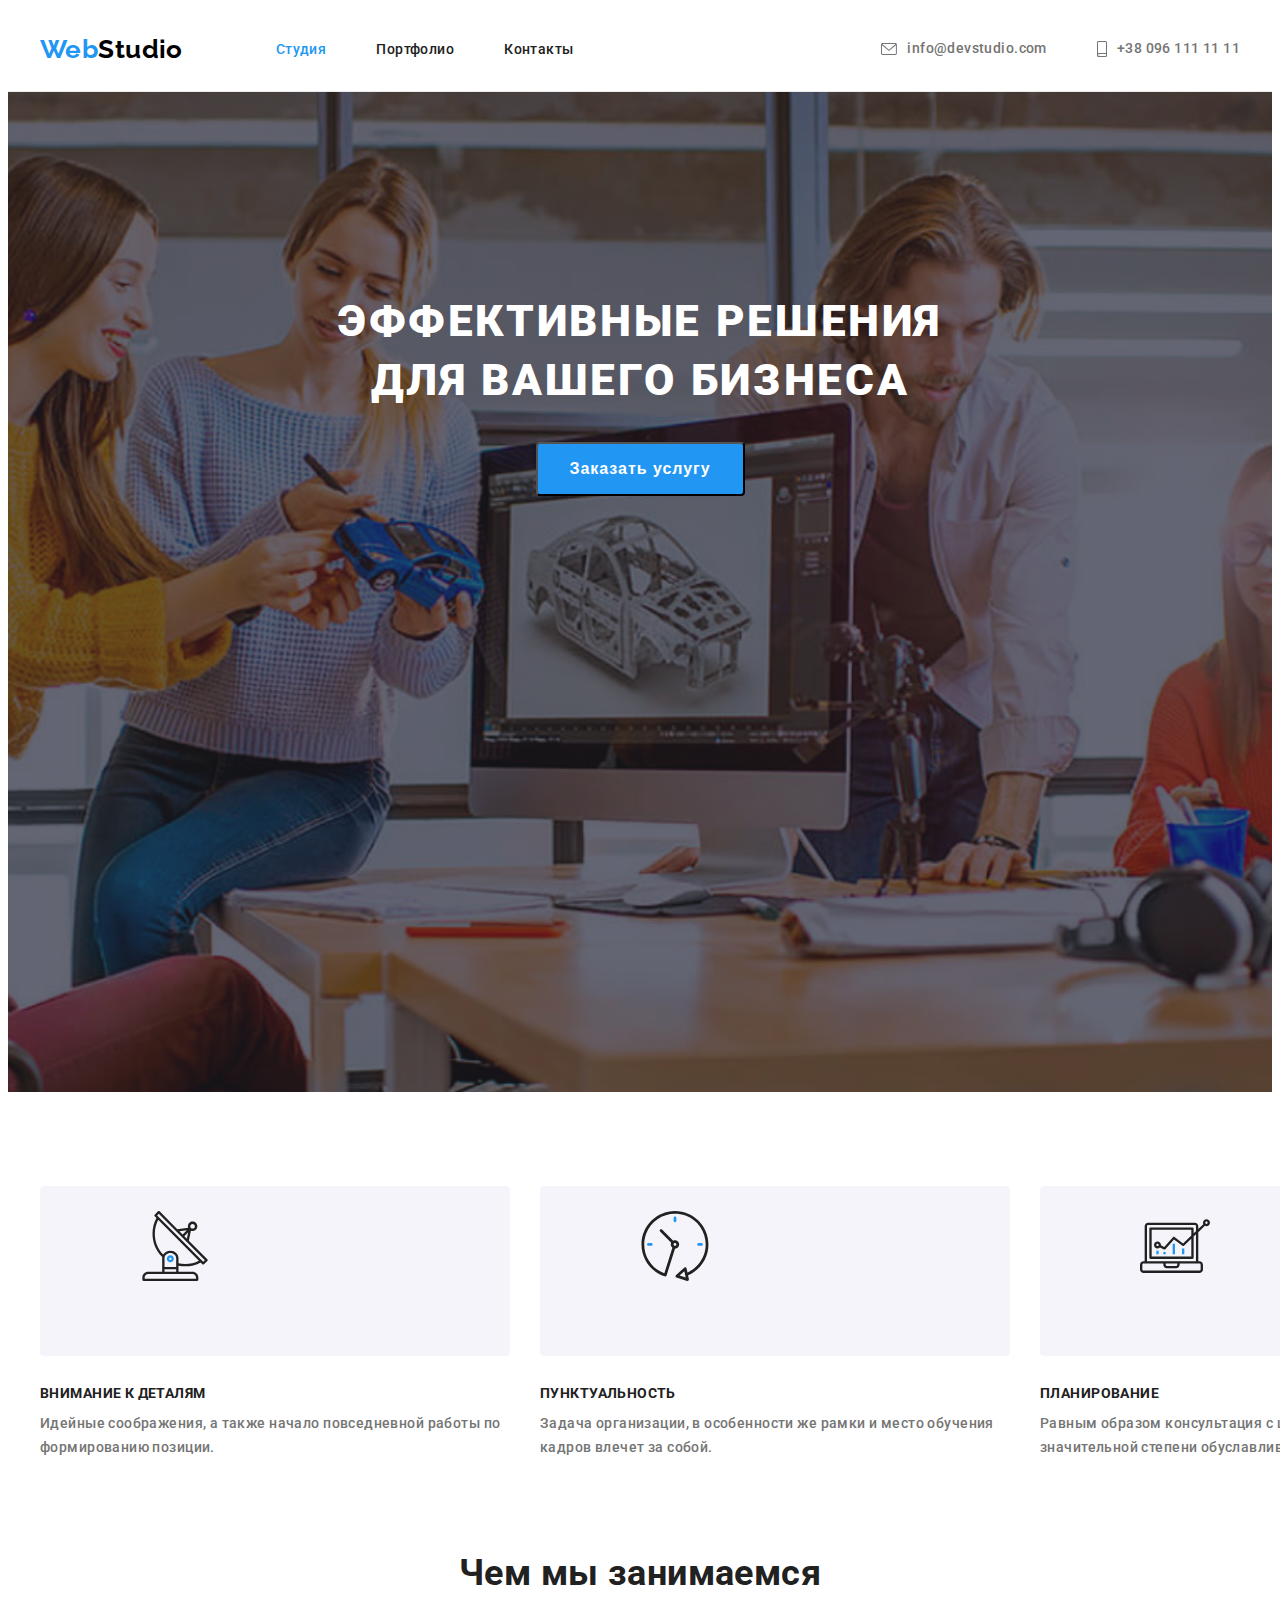
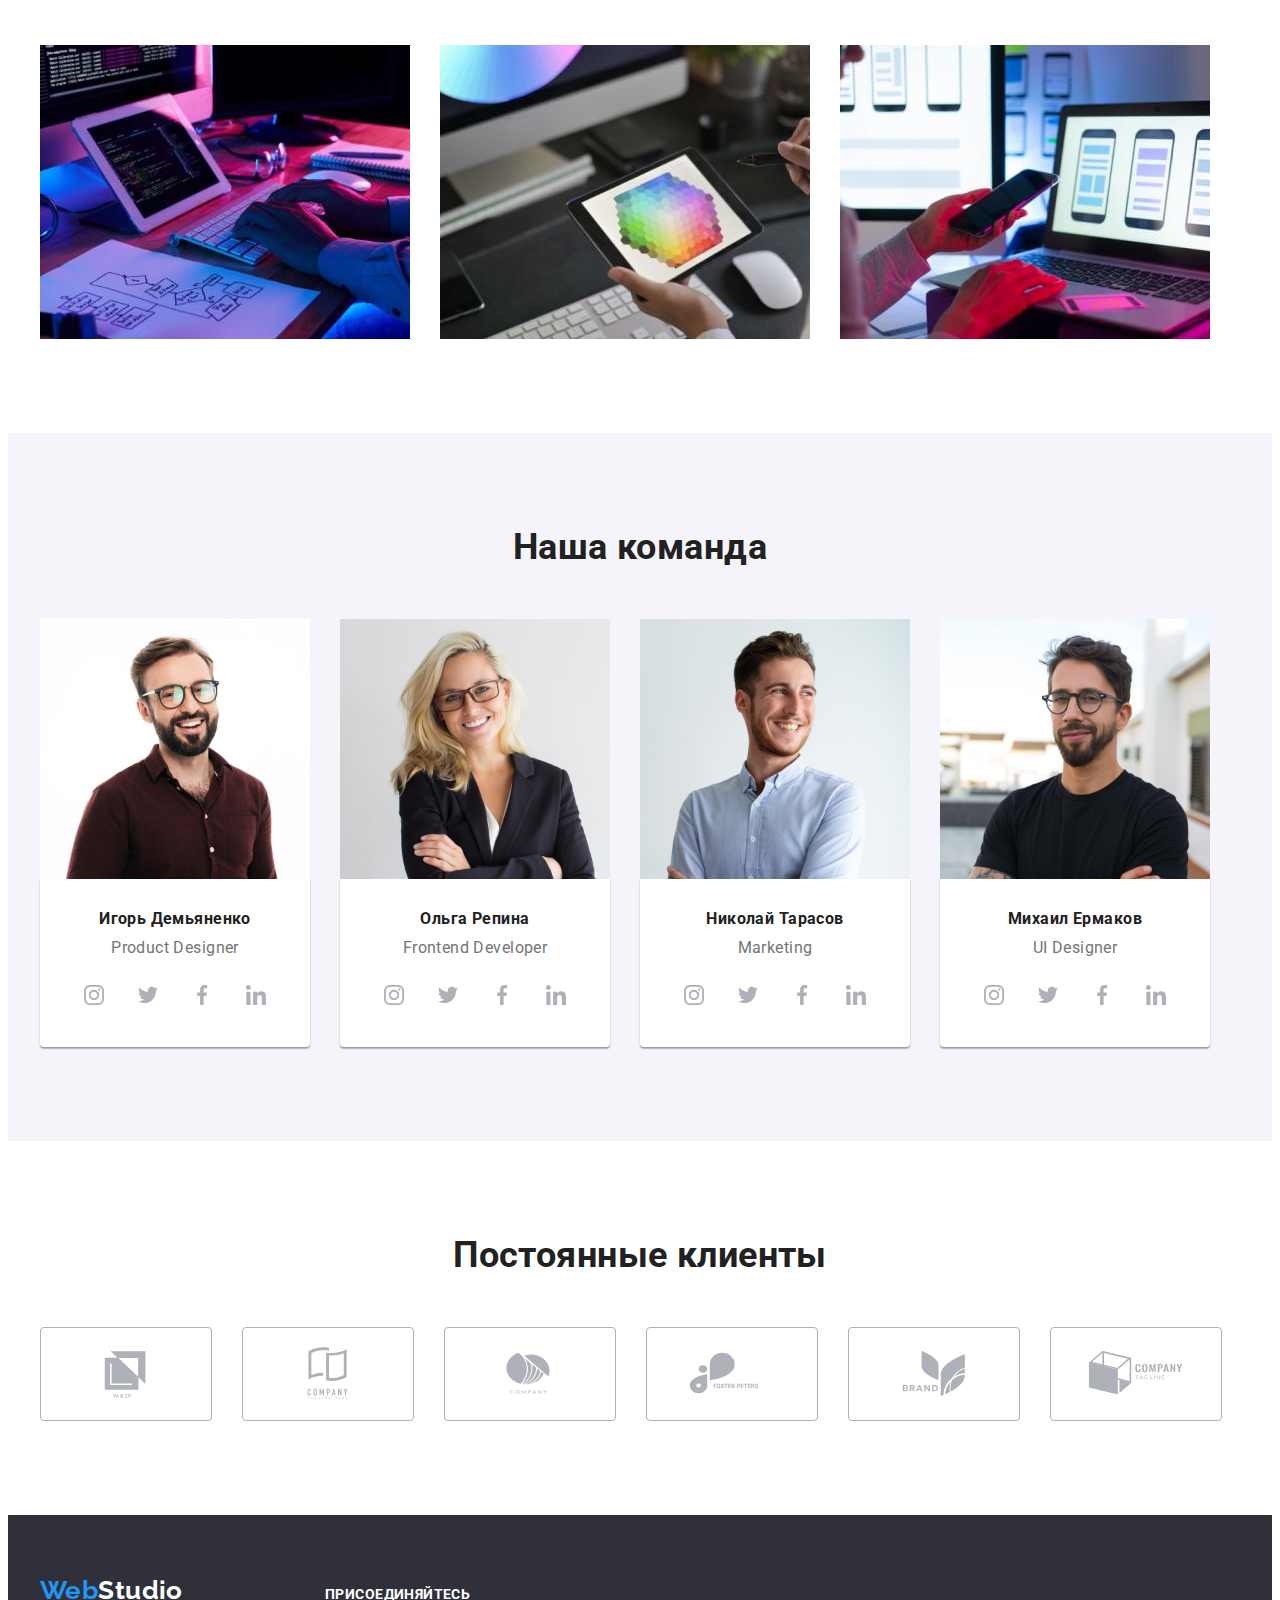
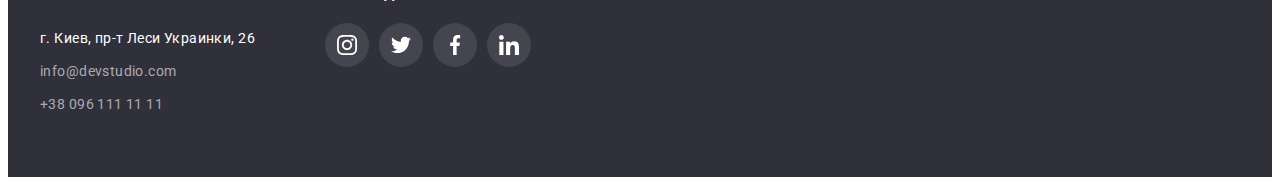
<file: index.html>
<!DOCTYPE html>
<html lang="en">

<head>
    <meta charset="UTF-8" />
    <meta name="viewport" content="width=device-width, initial-scale=1.0"/>
    <title>Студия</title>
    <link rel="preconnect" href="https://fonts.googleapis.com">
    <link rel="preconnect" href="https://fonts.gstatic.com" crossorigin>
    <link href="https://fonts.googleapis.com/css2?family=Raleway:wght@700&family=Roboto:wght@400;500;700;900&display=swap" rel="stylesheet">
    <link rel="stylesheet" href="https://cdnjs.cloudflare.com/ajax/libs/modern-normalize/1.1.0/modern-normalize.min.css"
        integrity="sha512-wpPYUAdjBVSE4KJnH1VR1HeZfpl1ub8YT/NKx4PuQ5NmX2tKuGu6U/JRp5y+Y8XG2tV+wKQpNHVUX03MfMFn9Q=="
        crossorigin="anonymous" referrerpolicy="no-referrer" />
    <!-- <link rel="stylesheet" href="./css/modern-normalize.css" /> -->
    <link rel="stylesheet" href="./css/styles.css" />
</head>

<body>
    <!-- Шапка сайта -->
    <header class="header-border-bottom-line">
        <div class="container flex">
            <nav class="nav">
                <a href="./index.html" class="logo"><span class="first-part">Web</span>Studio</a>
    
                <ul class="flex">
                    <li class="item"><a href="./index.html" class="site-nav current">Студия</a></li>
                    <li class="item"> <a href="./portfolio.html" class="site-nav">Портфолио</a></li>
                    <li class="item"><a href="#" class="site-nav link">Контакты</a></li>
                </ul>
            </nav>
            <ul class="auth-nav">
                <li class="auth-nav-item">
                    <a href="mailto:info@devstudio.com" class="contacts auth-nav-link">
                        <svg width="16px" height="12px" class="auth-nav-icon">
                        <use href="./images/icon.svg#icon-envelope"></use></svg>info@devstudio.com
                    </a></li>
                <li class="auth-nav-item">
                    <a href="tel:+380961111111" class="contacts auth-nav-link">
                        <svg width="10px" height="16px" class="auth-nav-icon">
                        <use href="./images/icon.svg#icon-smartphone"></use>
                </svg>+38 096 111 11 11</a></li>
            </ul>
        </div>
    </header>

    <main>
        <!-- Заказать услугу -->
        <section class="hero">
                <h1 class="hero-title">Эффективные решения<br>для вашего бизнеса</h1>
                <button type="button" class="button hero-button">Заказать услугу</button>
        </section>

        <!-- Преимущества -->
        <section class="section">
            <div class="container">
                <h2 class="visually-hidden section-title">Наши преимущества </h2>
               
                <ul class="benefits">
                    <li class="benefits-item"> 
                        <div class="benefits-icon">
                            <svg width="70px" height="70px">
                                <use href="./images/icon.svg#icon-antenna"></use>
                            </svg>
                        </div>
                        <h3 class="benefits-title">Внимание к деталям</h3>
                        <p>
                            Идейные соображения, а также начало повседневной работы по формированию позиции.
                        </p>
                    </li>
                    <li class="benefits-item">
                        <div class="benefits-icon">
                            <svg width="70px" height="70px">
                                <use href="./images/icon.svg#icon-clock"></use>
                            </svg>
                        </div>
                        <h3 class="benefits-title">Пунктуальность</h3>
                        <p>
                            Задача организации, в особенности же рамки и место обучения кадров влечет за собой.
                        </p>
                    </li>
                    <li class="benefits-item">
                        <div class="benefits-icon">
                            <svg width="70px" height="70px">
                                <use href="./images/icon.svg#icon-diagram"></use>
                            </svg>
                        </div>
                        <h3 class="benefits-title">Планирование</h3>
                        <p>
                            Равным образом консультация с широким активом в значительной степени обуславливает.
                        </p>
                    </li>
                    <li class="benefits-item">
                        <div class="benefits-icon">
                            <svg width="70px" height="70px">
                                
                                <use href="./images/icon.svg#icon-astronaut"></use>
                            </svg>
                        </div>
                        <h3 class="benefits-title">Современные технологии</h3>
                        <p>
                            Значимость этих проблем настолько очевидна, что реализация плановых заданий.
                        </p>
                    </li>
                </ul>
            </div>
        </section>

        <!-- Чем мы занимаемся -->
        <section class="section work-section">
                <div class="container">
                    <h2 class="section-title">Чем мы занимаемся</h2>
                    <ul class="practice">
                        <li class="practice-item">
                            <img class="img" src="./images/tablet.jpg" alt="Tablet and keyboard" width="370" height="294" />
                        </li>
                        <li class="practice-item">
                            <img class="img" src="./images/iphone.jpg" alt="Iphone and laptop" width="370" height="294" />
                        </li>
                        <li class="practice-item">
                            <img class="img" src="./images/ipad.jpg" alt="Ipad and pensil" width="370" height="294" />
                        </li>
                    </ul>
                </div>
        </section>

        <!-- Наша команда -->
        <section class="section team-section">
                <div class="container">
                    <h2 class="section-title">Наша команда</h2>
                    <ul class="teammate">
                        <li class="teammate-item">
                            <img class="img" src="./images/ihor.jpg" alt="Product Designer" width="270"/>
                            <div class="teammate-content">
                                <h3 class="teammate-title">Игорь Демьяненко</h3>
                                <p class="teammate-position">
                                    Product Designer
                                </p>
                                <ul class="socials">
                                    <li class="socials-item">   
                                        <a href="" class="socials-link">
                                            <svg class="" width="20px" height="20px">
                                                <use href="./images/icon.svg#icon-instagram"></use>
                                            </svg>
                                        </a>
                                    </li>
                                    <li class="socials-item">
                                        <a href="" class="socials-link">
                                            <svg class="" width="20px" height="20px">
                                                <use href="./images/icon.svg#icon-twitter"></use>
                                            </svg>
                                        </a>
                                    </li>
                                    <li class="socials-item">
                                        <a href="" class="socials-link">
                                            <svg class="" width="20px" height="20px">
                                                <use href="./images/icon.svg#icon-facebook"></use>
                                            </svg>
                                        </a>
                                    </li>
                                    <li class="socials-item">
                                        <a href="" class="socials-link">
                                            <svg class="" width="20px" height="20px">
                                                <use href="./images/icon.svg#icon-linkedin"></use>
                                            </svg>
                                        </a>
                                    </li>
                                </ul>
                            </div>
                        </li>
                        <li class="teammate-item">
                            <img class="img" src="./images/olha.jpg" alt="Frontend Developer" width="270"/>
                            <div class="teammate-content">
                                <h3 class="teammate-title">Ольга Репина</h3>
                                <p class="teammate-position">
                                    Frontend Developer
                                </p>
                                <ul class="socials">
                                    <li class="socials-item">
                                        <a href="" class="socials-link">
                                            <svg class="" width="20px" height="20px">
                                                <use href="./images/icon.svg#icon-instagram"></use>
                                            </svg>
                                        </a>
                                    </li>
                                    <li class="socials-item">
                                        <a href="" class="socials-link">
                                            <svg class="" width="20px" height="20px">
                                                <use href="./images/icon.svg#icon-twitter"></use>
                                            </svg>
                                        </a>
                                    </li>
                                    <li class="socials-item">
                                        <a href="" class="socials-link">
                                            <svg class="" width="20px" height="20px">
                                                <use href="./images/icon.svg#icon-facebook"></use>
                                            </svg>
                                        </a>
                                    </li>
                                    <li class="socials-item">
                                        <a href="" class="socials-link">
                                            <svg class="" width="20px" height="20px">
                                                <use href="./images/icon.svg#icon-linkedin"></use>
                                            </svg>
                                        </a>
                                    </li>
                                </ul>
                            </div>
                        </li>
                        <li class="teammate-item">
                            <img class="img" src="./images/nylolay.jpg" alt="Marketing" width="270"/>
                            <div class="teammate-content">
                                <h3 class="teammate-title">Николай Тарасов</h3>
                                <p class="teammate-position">
                                    Marketing
                                </p>
                                <ul class="socials">
                                    <li class="socials-item">
                                        <a href="" class="socials-link">
                                            <svg class="" width="20px" height="20px">
                                                <use href="./images/icon.svg#icon-instagram"></use>
                                            </svg>
                                        </a>
                                    </li>
                                    <li class="socials-item">
                                        <a href="" class="socials-link">
                                            <svg class="" width="20px" height="20px">
                                                <use href="./images/icon.svg#icon-twitter"></use>
                                            </svg>
                                        </a>
                                    </li>
                                    <li class="socials-item">
                                        <a href="" class="socials-link">
                                            <svg class="" width="20px" height="20px">
                                                <use href="./images/icon.svg#icon-facebook"></use>
                                            </svg>
                                        </a>
                                    </li>
                                    <li class="socials-item">
                                        <a href="" class="socials-link">
                                            <svg class="" width="20px" height="20px">
                                                <use href="./images/icon.svg#icon-linkedin"></use>
                                            </svg>
                                        </a>
                                    </li>
                                </ul>
                            </div>
                        </li>
                        <li class="teammate-item">
                            <img class="img" src="./images/mykhailo.jpg" alt="UI Designer" width="270"/>
                            <div class="teammate-content">
                                <h3 class="teammate-title">Михаил Ермаков</h3>
                                <p class="teammate-position">
                                    UI Designer
                                </p>
                                <ul class="socials">
                                    <li class="socials-item">
                                        <a href="" class="socials-link">
                                            <svg class="" width="20px" height="20px">
                                                <use href="./images/icon.svg#icon-instagram"></use>
                                            </svg>
                                        </a>
                                    </li>
                                    <li class="socials-item">
                                        <a href="" class="socials-link">
                                            <svg class="" width="20px" height="20px">
                                                <use href="./images/icon.svg#icon-twitter"></use>
                                            </svg>
                                        </a>
                                    </li>
                                    <li class="socials-item">
                                        <a href="" class="socials-link">
                                            <svg class="" width="20px" height="20px">
                                                <use href="./images/icon.svg#icon-facebook"></use>
                                            </svg>
                                        </a>
                                    </li>
                                    <li class="socials-item">
                                        <a href="" class="socials-link">
                                            <svg class="" width="20px" height="20px">
                                                <use href="./images/icon.svg#icon-linkedin"></use>
                                            </svg>
                                        </a>
                                    </li>
                                </ul>
                            </div>
                        </li>
                    </ul>
                </div>
        </section>

        <!-- Regular customers -->
        <section class="section">
            <div class="container">
                <h2 class="section-title">Постоянные клиенты</h2>
                <ul class="customers">
                    <li class="customer-item">
                        <a href="" class="customer-link">
                            <svg width="106px" height="60px">
                                <use href="./images/icon.svg#icon-Logo-first"></use>
                            </svg>
                        </a>
                    </li>
                    <li class="customer-item">
                        <a href="" class="customer-link">
                            <svg width="106px" height="60px">
                                <use href="./images/icon.svg#icon-Logo-second"></use>
                            </svg>
                        </a>
                    </li>
                    <li class="customer-item">
                        <a href="" class="customer-link">
                            <svg width="106px" height="60px">
                                <use href="./images/icon.svg#icon-Logo-third"></use>
                            </svg>
                        </a>
                    </li>
                    <li class="customer-item">
                        <a href="" class="customer-link">
                            <svg width="106px" height="60px">
                                <use href="./images/icon.svg#icon-Logo-forth"></use>
                            </svg>
                        </a>
                    </li>
                    <li class="customer-item">
                        <a href="" class="customer-link">
                            <svg width="106px" height="60px">
                                <use href="./images/icon.svg#icon-Logo-fifth"></use>
                            </svg>
                        </a>
                    </li>
                    <li class="customer-item">
                        <a href="" class="customer-link">
                            <svg width="106px" height="60px">
                                <use href="./images/icon.svg#icon-Logo-sixth"></use>
                            </svg>
                        </a>
                    </li>
                </ul>
            </div>
        </section>


    </main>

    <!-- Футер -->
    <footer class="footer">
        <div class="container footer-container">
            <div>
            <a href="./index.html" class="footer-logo"><span class="first-part">Web</span>Studio</a>
            <address class="footer-address-list">
                <ul class="footer-list">
                    <li class="item"><a href="https://goo.gl/maps/6iYoXaCGqueHrKsz9" target="_blank" rel="noreferrer noopener"                        class="footer-address">г. Киев, пр-т Леси Украинки, 26</a></li>
                    <li class="item"><a href="mailto:info@devstudio.com" class="link footer-contacts">info@devstudio.com</a></li>
                    <li class="item"><a href="tel:+380961111111" class="link footer-contacts">+38 096 111 11 11</a></li>
                </ul>
            </address>
            </div>
            <div class="footer-socials-form">
                <h2 class="footer-socials-title">присоединяйтесь</h2>
                <ul class="socials">
                    <li class="socials-item">
                        <a href="" class="socials-link footer-socials-link">
                            <svg class="" width="20px" height="20px">
                                <use href="./images/icon.svg#icon-instagram"></use>
                            </svg>
                        </a>
                    </li>
                    <li class="socials-item">
                        <a href="" class="socials-link footer-socials-link">
                            <svg class="" width="20px" height="20px">
                                <use href="./images/icon.svg#icon-twitter"></use>
                            </svg>
                        </a>
                    </li>
                    <li class="socials-item">
                        <a href="" class="socials-link footer-socials-link">
                            <svg class="" width="20px" height="20px">
                                <use href="./images/icon.svg#icon-facebook"></use>
                            </svg>
                        </a>
                    </li>
                    <li class="socials-item">
                        <a href="" class="socials-link footer-socials-link">
                            <svg class="" width="20px" height="20px">
                                <use href="./images/icon.svg#icon-linkedin"></use>
                            </svg>
                        </a>
                    </li>
                </ul>
            </div>
        </div>
    </footer>
</body>
</html>
</file>
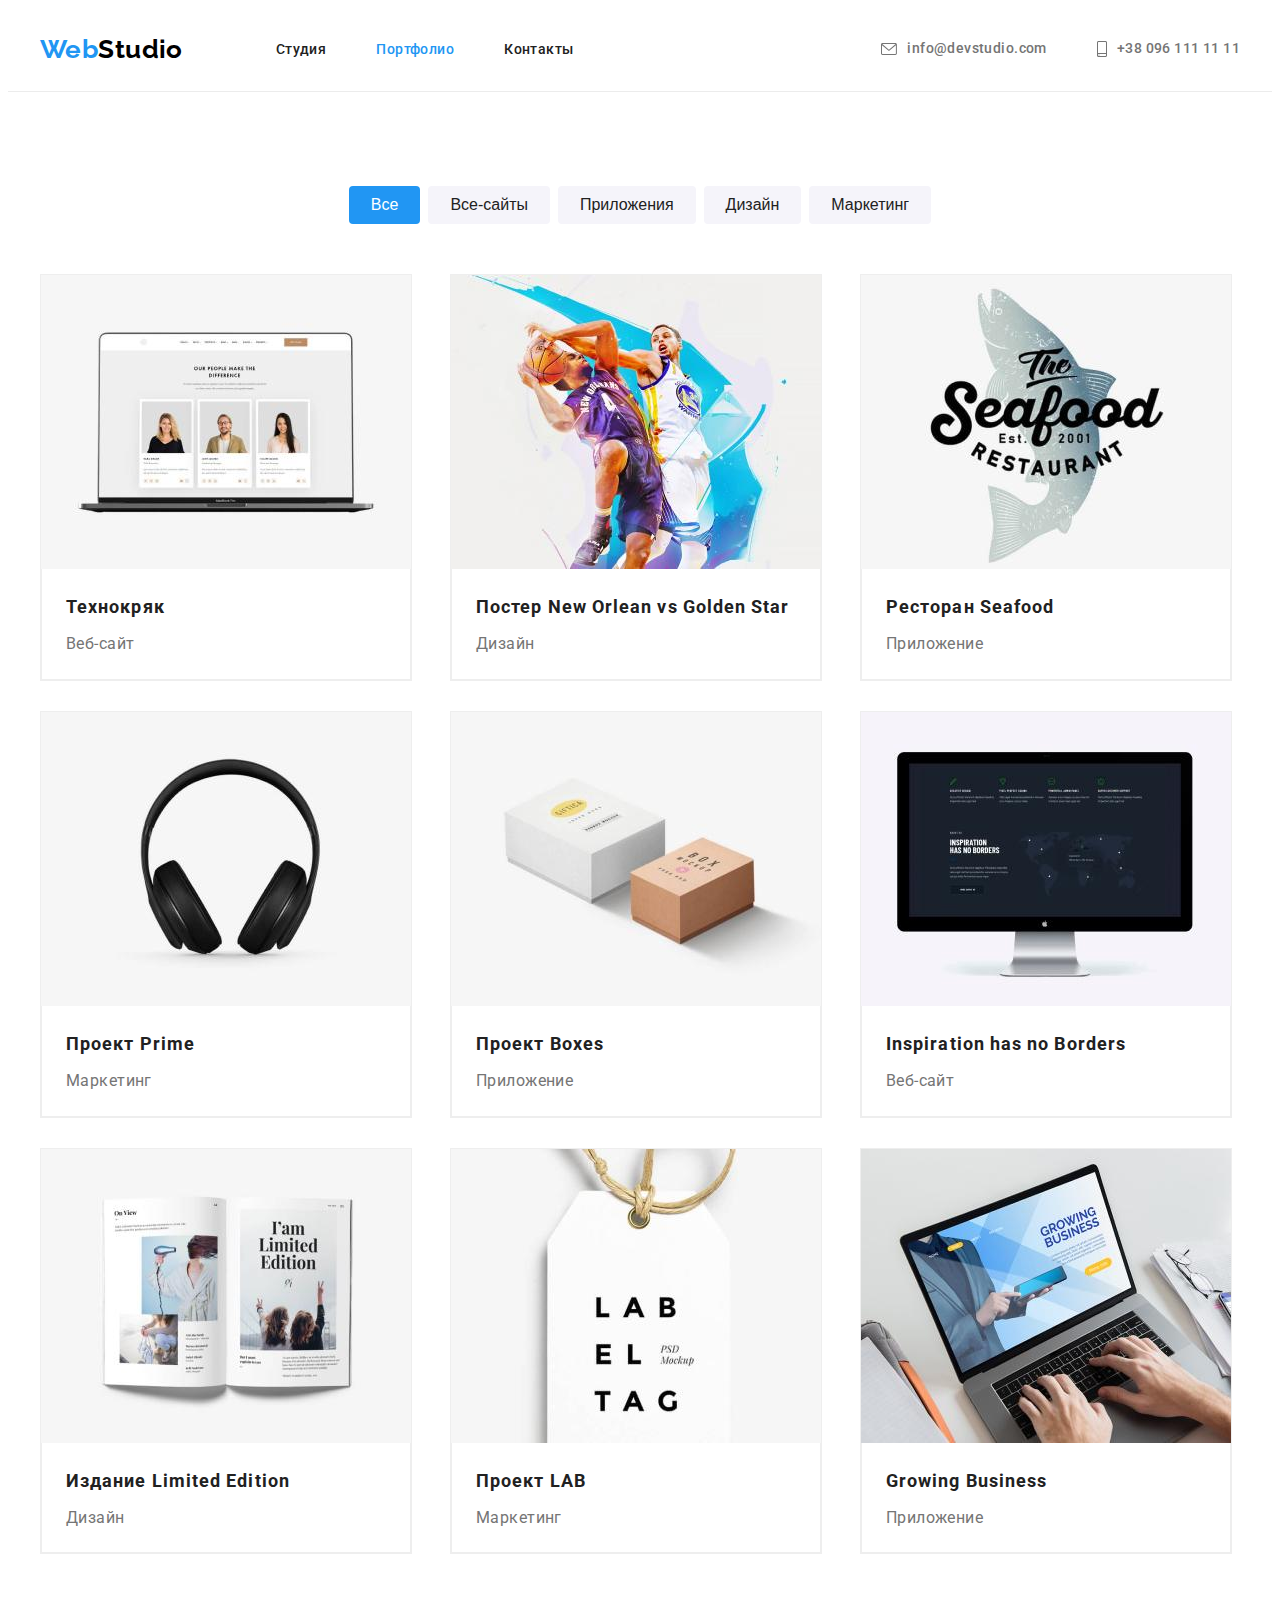
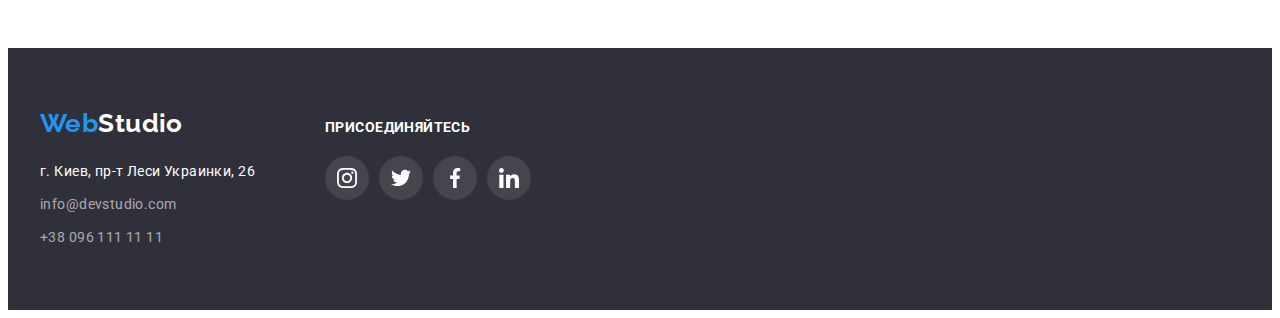
<file: portfolio.html>
<!DOCTYPE html>
<html lang="en">

<head>
    <meta charset="UTF-8" />
    <meta name="viewport" content="width=device-width, initial-scale=1.0" />
    <title>Портфолио</title>
    <link rel="preconnect" href="https://fonts.googleapis.com">
    <link rel="preconnect" href="https://fonts.gstatic.com" crossorigin>
    <link href="https://fonts.googleapis.com/css2?family=Raleway:wght@700&family=Roboto:wght@400;500;700;900&display=swap"
        rel="stylesheet">
    <link rel="stylesheet" href="https://cdnjs.cloudflare.com/ajax/libs/modern-normalize/1.1.0/modern-normalize.min.css"
        integrity="sha512-wpPYUAdjBVSE4KJnH1VR1HeZfpl1ub8YT/NKx4PuQ5NmX2tKuGu6U/JRp5y+Y8XG2tV+wKQpNHVUX03MfMFn9Q=="
        crossorigin="anonymous" referrerpolicy="no-referrer" />
    <!-- <link rel="stylesheet" href="./css/modern-normalize.css" /> -->
    <link rel="stylesheet" href="./css/styles.css" />
</head>

<body>
    <!-- Шапка сайта -->
    <header class="header-border-bottom-line">
        <div class="container flex">
            <nav class="nav">
                <a href="./index.html" class="logo"><span class="first-part">Web</span>Studio</a>
    
                <ul class="flex">
                    <li class="item"><a href="./index.html" class="site-nav">Студия</a></li>
                    <li class="item"> <a href="./portfolio.html" class="site-nav current">Портфолио</a></li>
                    <li class="item"><a href="#" class="site-nav link">Контакты</a></li>
                </ul>
            </nav>
            <ul class="auth-nav">
                <li class="auth-nav-item">
                    <a href="mailto:info@devstudio.com" class="contacts auth-nav-link">
                        <svg width="16px" height="12px" class="auth-nav-icon">
                            <use href="./images/icon.svg#icon-envelope"></use>
                        </svg>info@devstudio.com
                    </a>
                </li>
                <li class="auth-nav-item">
                    <a href="tel:+380961111111" class="contacts auth-nav-link">
                        <svg width="10px" height="16px" class="auth-nav-icon">
                            <use href="./images/icon.svg#icon-smartphone"></use>
                        </svg>+38 096 111 11 11</a>
                </li>
            </ul>
        </div>
    </header>


    <main>
        <section class="section">
            <div class="container">
                <h1 class="visually-hidden section-title">Portfolio</h1>
                <ul class="portfolio-buttons-list">
                    <li class="button-item"><button type="button" class="filter-buttons current-button">Все</button></li>
                    <li class="button-item"><button type="button" class="filter-buttons">Все-сайты</button></li>
                    <li class="button-item"><button type="button" class="filter-buttons">Приложения</button></li>
                    <li class="button-item"><button type="button" class="filter-buttons">Дизайн</button></li>
                    <li class="button-item"><button type="button" class="filter-buttons">Маркетинг</button></li>
                </ul>
            <!-- <div class="portfolio-container"> -->
                <ul class="portfolio-gallery">
                    <li class="portfolio-gallery-item">
                        <a href="" class="portfolio-gallery-link">
                            <img src="./images/gallery/technocrack.jpg" alt="technocrack" width="370" height="294" class="img">
                            <div class="gallery-decription">
                                <h2 class="cards-header">Технокряк</h2>
                                <p class="cards-description">Веб-сайт</p>
                            </div>
                        </a>
                    </li>
                    <li class="portfolio-gallery-item">
                        <a href="" class="portfolio-gallery-link">
                            <img src="./images/gallery/poster.jpg" alt="poster" width="370" height="294" class="img">
                            <div class="gallery-decription">
                                <h2 class="cards-header">Постер New Orlean vs Golden Star</h2>
                                <p class="cards-description">Дизайн</p>
                            </div>
                        </a>
                    </li>
                    <li class="portfolio-gallery-item">
                        <a href="" class="portfolio-gallery-link">
                            <img src="./images/gallery/seafood.jpg" alt="seafood" width="370" height="294" class="img">
                            <div class="gallery-decription">
                                <h2 class="cards-header">Ресторан Seafood</h2>
                                <p class="cards-description">Приложение</p>
                            </div>
                        </a>
                    </li>
                    <li class="portfolio-gallery-item">
                        <a href="" class="portfolio-gallery-link">
                            <img src="./images/gallery/prime.jpg" alt="prime" width="370" height="294" class="img">
                            <div class="gallery-decription">
                                <h2 class="cards-header">Проект Prime</h2>
                                <p class="cards-description">Маркетинг</p>
                            </div>
                        </a>
                    </li>
                    <li class="portfolio-gallery-item">
                        <a href="" class="portfolio-gallery-link">
                            <img src="./images/gallery/boxes.jpg" alt="boxes" width="370" height="294" class="img">
                            <div class="gallery-decription">
                                <h2 class="cards-header">Проект Boxes</h2>
                                <p class="cards-description">Приложение</p>
                            </div>
                        </a>
                    </li>
                    <li class="portfolio-gallery-item">
                        <a href="" class="portfolio-gallery-link">
                            <img src="./images/gallery/inspiration.jpg" alt="inspiration" width="370" height="294" class="img">
                            <div class="gallery-decription">
                                <h2 class="cards-header">Inspiration has no Borders</h2>
                                <p class="cards-description">Веб-сайт</p>
                            </div>
                        </a>
                    </li>                           
                    <li class="portfolio-gallery-item">
                        <a href="" class="portfolio-gallery-link">
                            <img src="./images/gallery/edition.jpg" alt="edition" width="370" height="294" class="img">
                            <div class="gallery-decription">
                                <h2 class="cards-header">Издание Limited Edition</h2>
                                <p class="cards-description">Дизайн</p>
                            </div>
                        </a>
                    </li>
                    <li class="portfolio-gallery-item">
                        <a href="" class="portfolio-gallery-link">
                            <img src="./images/gallery/lab.jpg" alt="lab" width="370" height="294" class="img">
                            <div class="gallery-decription">
                                <h2 class="cards-header">Проект LAB</h2>
                                <p class="cards-description">Маркетинг</p>
                            </div>
                        </a>
                    </li>
                    <li class="portfolio-gallery-item">
                        <a href="" class="portfolio-gallery-link">
                            <img src="./images/gallery/growing-busines.jpg" alt="inspiration" width="370" height="294" class="img">
                            <div class="gallery-decription">
                                <h2 class="cards-header">Growing Business</h2>
                                <p class="cards-description">Приложение</p>
                            </div>
                        </a>
                    </li>
                </ul>
            </div>
       </section>
    </main>

    <!-- Футер -->
<footer class="footer">
    <div class="container footer-container">
        <div>
            <a href="./index.html" class="footer-logo"><span class="first-part">Web</span>Studio</a>
            <address class="footer-address-list">
                <ul class="footer-list">
                    <li class="item"><a href="https://goo.gl/maps/6iYoXaCGqueHrKsz9" target="_blank"
                            rel="noreferrer noopener" class="footer-address">г. Киев, пр-т Леси Украинки, 26</a></li>
                    <li class="item"><a href="mailto:info@devstudio.com"
                            class="link footer-contacts">info@devstudio.com</a></li>
                    <li class="item"><a href="tel:+380961111111" class="link footer-contacts">+38 096 111 11 11</a></li>
                </ul>
            </address>
        </div>
        <div class="footer-socials-form">
            <h2 class="footer-socials-title">присоединяйтесь</h2>
            <ul class="socials">
                <li class="socials-item">
                    <a href="" class="socials-link footer-socials-link">
                        <svg class="" width="20px" height="20px">
                            <use href="./images/icon.svg#icon-instagram"></use>
                        </svg>
                    </a>
                </li>
                <li class="socials-item">
                    <a href="" class="socials-link footer-socials-link">
                        <svg class="" width="20px" height="20px">
                            <use href="./images/icon.svg#icon-twitter"></use>
                        </svg>
                    </a>
                </li>
                <li class="socials-item">
                    <a href="" class="socials-link footer-socials-link">
                        <svg class="" width="20px" height="20px">
                            <use href="./images/icon.svg#icon-facebook"></use>
                        </svg>
                    </a>
                </li>
                <li class="socials-item">
                    <a href="" class="socials-link footer-socials-link">
                        <svg class="" width="20px" height="20px">
                            <use href="./images/icon.svg#icon-linkedin"></use>
                        </svg>
                    </a>
                </li>
            </ul>
        </div>
    </div>
</footer>
</body>
</html>
</file>
<file: css/styles.css>
:root {
  --primary-text-color: #757575;
  --title-text-color: #212121;
  --accent-color: #2196f3;
  --primary-white-color: #ffffff;
  --primary-black-color: #000000;
  --hero-footer-background: #2f303a;
  --main-titles-color: #212121;
}

h1,
h2,
h3,
p {
  margin: 0;
}

ul {
  margin: 0;
  padding: 0;
  list-style: none;
}

a {
  text-decoration: none;
}

body {
  background-color: var(--primary-white-color);
  color: var(--primary-text-color);
  font-family: Roboto, sans-serif;
  font-weight: 500;
  letter-spacing: 0.03em;
  font-size: 14px;
  line-height: 1.71;
}

.header-border-bottom-line {
  border-bottom: solid 1px;
  border-bottom-color: #ececec;
}

.flex {
  display: flex;
}

.container {
  margin-left: auto;
  margin-right: auto;
  width: 1200px;
  padding-left: 15px;
  padding-right: 15px;
  /* outline: 2px solid tomato; */
}

.button {
  cursor: pointer;
}
/* Logo */

.logo {
  margin-right: 93px;

  color: var(--primary-black-color);
  font-family: Raleway, sans-serif;
  font-weight: 700;
  font-size: 26px;
  line-height: 1.19;
  text-decoration: none;
}

.first-part {
  color: var(--accent-color);
}

/* Site nav */

.nav {
  display: flex;
  align-items: center;
}

.site-nav {
  display: flex;
  display: inline-block;
  padding-top: 32px;
  padding-bottom: 32px;

  color: var(--title-text-color);
  font-weight: 500;
  line-height: 1.33;
  text-decoration: none;
}

.site-nav:focus,
.site-nav:hover {
  color: var(--accent-color);
}
.auth-nav {
  display: flex;
  margin-left: auto;
  align-items: center;
}

.auth-nav-link {
  display: flex;
  align-items: center;
  fill: #757575;
}

.auth-nav-link:hover,
.auth-nav-link:focus {
  color: var(--accent-color);
  fill: var(--accent-color);
}

.auth-nav-icon {
  margin-right: 10px;
}

/* .link:hover,
.link:focus {
  color: var(--accent-color);
} */

.current {
  color: var(--accent-color);
}

.flex .item:not(:last-child) {
  margin-right: 50px;
}

.contacts {
  color: var(--primary-text-color);
  line-height: 1.14;
  padding-top: 32px;
  padding-bottom: 32px;
}

.auth-nav .auth-nav-item:not(:last-child) {
  margin-right: 50px;
}

/* Hero */

.section {
  padding-top: 94px;
  padding-bottom: 94px;
}

.hero {
  margin-right: auto;
  margin-left: auto;
  padding: 200px 0;

  background-color: var(--hero-footer-background);

  background-image: linear-gradient(
      rgba(47, 48, 58, 0.4),
      rgba(47, 48, 58, 0.4)
    ),
    url("../images/img-overlay.png");

  background-repeat: no-repeat;
  background-size: cover;
  background-position: center;

  max-width: 1600px;
  height: 600px;

  text-align: center;
}

.hero-title {
  display: inline-block;
  margin-bottom: 30px;

  min-width: 696px;
  height: 120px;

  color: var(--primary-white-color);
  font-weight: 900;
  font-size: 44px;
  line-height: 1.36;
  letter-spacing: 0.06em;
  text-transform: uppercase;
}

.hero-button {
  display: block;
  padding: 10px 32px;

  background-color: var(--accent-color);
  color: var(--primary-white-color);
  min-width: 200px;

  font-weight: 700;
  font-size: 16px;
  line-height: 1.87;
  letter-spacing: 0.06em;
  border-radius: 4px;
  margin: 0px auto;
}

.hero-button:hover,
.hero-button:focus {
  background-color: #188ce8;
}

/* Section */
.visually-hidden {
  position: absolute;
  width: 1px;
  height: 1px;
  margin: -1px;
  border: 0;
  padding: 0;

  white-space: nowrap;
  clip-path: inset(100%);
  clip: rect(0 0 0 0);
  overflow: hidden;
}

.section-title {
  margin-top: 0;
  margin-bottom: 50px;
  margin-left: 0;
  margin-right: 0;

  color: var(--main-titles-color);

  font-weight: 700;
  font-size: 36px;
  line-height: 1.16;
  text-align: center;
}

.benefits {
  display: flex;
}

.benefits-title {
  margin-top: 0px;
  margin-bottom: 10px;
  font-size: 14px;
  font-weight: 700;
  line-height: 1.14;
  text-transform: uppercase;
  color: var(--main-titles-color);
}

.benefits .benefits-item:not(:last-child) {
  margin-right: 30px;
}

.benefits-icon {
  width: 270px;
  height: 120px;
  padding: 25px 100px;
  margin-bottom: 30px;
  background-color: #f5f4fa;
  border-radius: 4px;
}

.work-section {
  padding-top: 0;
}

.practice {
  display: flex;
}
.practice-item {
  margin-right: 30px;
}

.img {
  display: block;
  max-width: 100%;
  height: auto;
}

.practice-item:nth-child(3n) {
  margin-right: 0;
}
.team-section {
  background-color: #f5f4fa;
}

.teammate {
  display: flex;
}

.teammate-title {
  font-size: 16px;
  line-height: 1.19;
  text-align: center;
  color: var(--main-titles-color);
  margin-bottom: 10px;
}

.teammate-item {
  width: 270px;
}
.teammate-item:not(:last-child) {
  margin-right: 30px;
}

.teammate-content {
  padding-top: 30px;
  padding-bottom: 30px;
  box-shadow: 0px 1px 3px rgba(0, 0, 0, 0.12), 0px 1px 1px rgba(0, 0, 0, 0.14),
    0px 2px 1px rgba(0, 0, 0, 0.2);
  border-radius: 0px 0px 4px 4px;
  background-color: #ffffff;
  margin: 0;
}

.teammate-position {
  margin-bottom: 16px;

  font-weight: 400;
  font-size: 16px;
  line-height: 1.19;
  text-align: center;
}

.socials {
  display: flex;
  justify-content: center;
}

.socials-link {
  display: flex;
  justify-content: center;
  align-items: center;
  width: 44px;
  height: 44px;
  fill: #afb1b8;
  border-radius: 50%;
}

.socials-link:focus,
.socials-link:hover {
  background-color: #2196f3;
  border-radius: 50%;
  fill: var(--primary-white-color);
}

.socials-item:not(:last-child) {
  margin-right: 10px;
}

/* Regular customers */
.customers {
  display: flex;
}

.customer-item:not(:last-child) {
  margin-right: 30px;
}

.customer-link {
  display: flex;
  align-items: center;
  justify-content: center;
  width: 170px;
  height: 92px;
  border: Solid 1px;
  border-color: #afb1b8;
  border-radius: 4px;
  fill: #afb1b8;
}

.customer-link:hover,
.customer-link:focus {
  border-color: #2196f3;
  fill: #2196f3;
}

/* Portfolio */

.filter-buttons {
  padding: 6px 22px;

  color: var(--title-text-color);
  background-color: #f5f4fa;
  font-size: 16px;
  line-height: 1.63;
  cursor: pointer;
  border-color: #ffffff;
  border: #ffffff;
  text-align: center;
  border-radius: 4px;
}

.filter-buttons:hover,
.filter-buttons:focus {
  background-color: var(--accent-color);
  color: var(--primary-white-color);
  box-shadow: 0px 3px 1px rgba(0, 0, 0, 0.1), 0px 1px 2px rgba(0, 0, 0, 0.08),
    0px 2px 2px rgba(0, 0, 0, 0.12);
}
.current-button {
  color: var(--primary-white-color);
  background-color: var(--accent-color);
}
/* Cards */

.cards-header {
  margin-bottom: 4px;

  color: var(--title-text-color);
  font-weight: 700;
  font-size: 18px;
  line-height: 2;
  letter-spacing: 0.06em;
}

.cards-description {
  color: var(--primary-text-color);
  font-weight: 400;
  font-size: 16px;
  line-height: 1.87;
}

.portfolio-buttons-list {
  display: flex;
  justify-content: center;

  margin-bottom: 50px;
}

.portfolio-buttons-list .button-item:not(:last-child) {
  margin-right: 8px;
}

.portfolio-gallery {
  display: flex;
  flex-wrap: wrap;
}

.portfolio-gallery-item {
  /* calc((100% - кол-во маржинов в строке * значение маржина) / кол-во элементов в строке */
  width: calc((100% - 60px) / 3);
  /* display: flex; */
}

/* Для всех елементов-карточек в сетке добавить маржин справа, кроме каждого третего (так как в ряду - три елемента) */

.portfolio-gallery-item:not(:nth-child(3n)) {
  margin-right: 30px;
}

/* Для всех елементов-карточек в сетке добавить маржин снизу, кроме последних трех елементов (так как в нижнем ряду - три елемента) */

.portfolio-gallery-item:not(:nth-last-child(-n + 3)) {
  margin-bottom: 30px;
}

.portfolio-gallery-link {
  display: inline-block;
  border: solid 1px;
  border-color: #eeeeee;
}

.portfolio-gallery-link:hover,
.portfolio-gallery-link:focus {
  box-shadow: 0px 1px 1px rgba(0, 0, 0, 0.12), 0px 4px 4px rgba(0, 0, 0, 0.06),
    1px 4px 6px rgba(0, 0, 0, 0.16);
}

.gallery-decription {
  padding: 20px 24px;
  background-color: #ffffff;
  border-bottom: 1px solid;
  border-left: 1px solid;
  border-right: 1px solid;
  border-color: #eeeeee;
}

/* Footer */

.footer {
  display: flex;
  background-color: var(--hero-footer-background);
  padding: 60px 0;
}

.footer-logo {
  color: var(--primary-white-color);

  font-family: Raleway, sans-serif;
  font-weight: 700;
  font-size: 26px;
  line-height: 1.19;
  text-decoration: none;
}

.footer-address-list {
  margin-top: 20px;
}

.footer-list .item:not(:last-child) {
  margin-bottom: 9px;
}

.footer-address {
  color: var(--primary-white-color);
  font-weight: 400;
  font-style: normal;
  text-decoration: none;
}

.footer-contacts {
  color: rgba(255, 255, 255, 0.6);
  font-weight: 400;
  text-decoration: none;
  font-style: normal;
}

.footer-container {
  display: flex;
  align-items: baseline;
}

.footer-socials-form {
  margin-left: 70px;
}

.footer-socials-title {
  margin-top: 0px;
  margin-bottom: 20px;
  font-size: 14px;
  font-weight: 700;
  line-height: 1.14;
  text-transform: uppercase;
  color: var(--primary-white-color);
}

.footer-socials-link {
  background-color: rgba(255, 255, 255, 0.1);
  fill: var(--primary-white-color);
}
</file>
